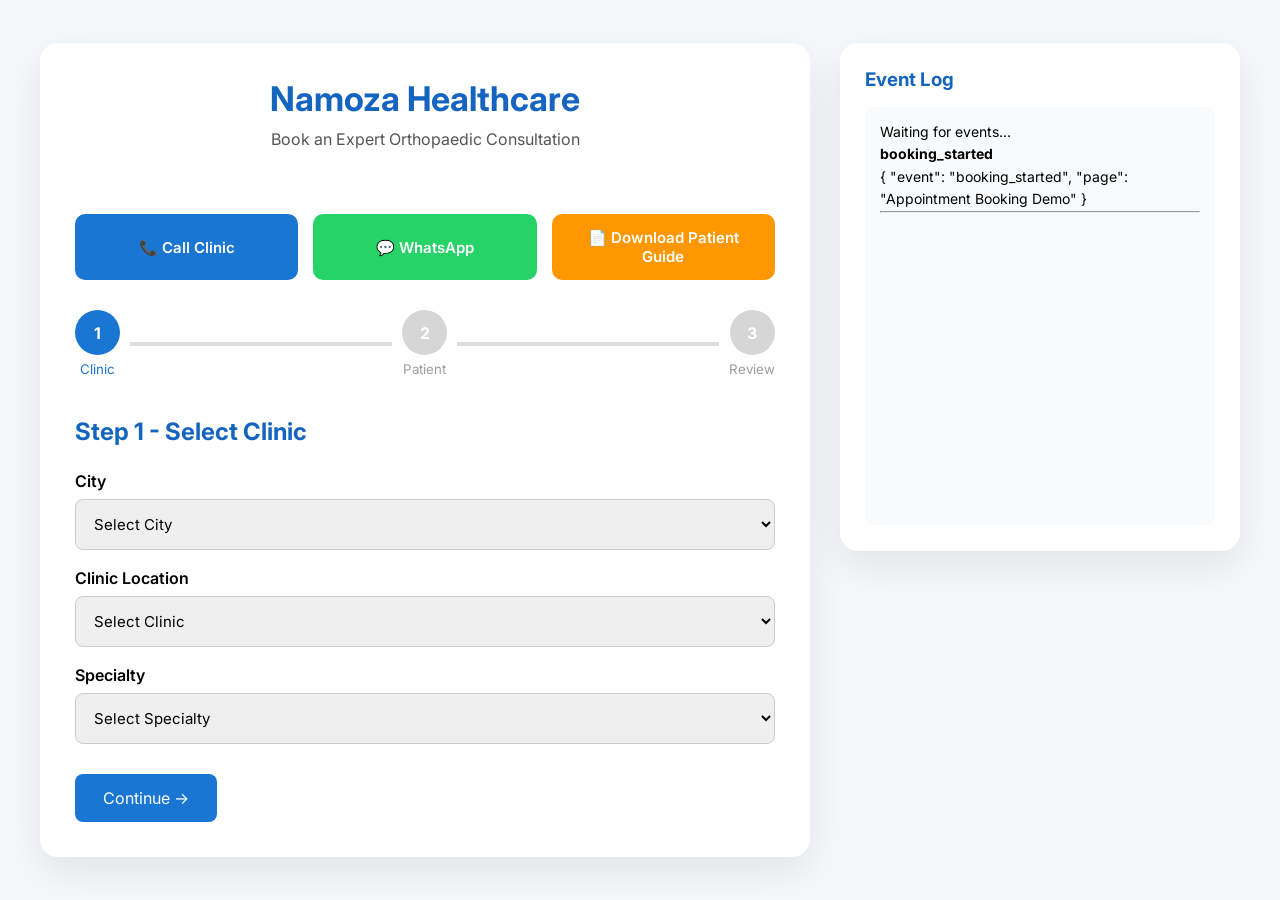
<file: Task-1/index.html>
<!DOCTYPE html>
<html lang="en">
<head>
    <meta charset="UTF-8">
    <meta name="viewport" content="width=device-width, initial-scale=1.0">
    <title>Namoza Healthcare - Appointment Booking Demo</title>

    <link rel="stylesheet" href="style.css">
</head>

<body>

<div class="container">

    <div class="booking-card">

        <header>

            <h1>Namoza Healthcare</h1>

            <p>
                Book an Expert Orthopaedic Consultation
            </p>

        </header>

        <div class="quick-actions">

    <button id="callNow" class="action-btn">
        📞 Call Clinic
    </button>

    <button id="whatsappBtn" class="action-btn whatsapp">
        💬 WhatsApp
    </button>

    <button id="guideBtn" class="action-btn guide">
        📄 Download Patient Guide
    </button>

</div>

        <!-- Progress -->

        <div class="progress-bar">

            <div class="step active" id="indicator1">
                <span>1</span>
                <small>Clinic</small>
            </div>

            <div class="line"></div>

            <div class="step" id="indicator2">
                <span>2</span>
                <small>Patient</small>
            </div>

            <div class="line"></div>

            <div class="step" id="indicator3">
                <span>3</span>
                <small>Review</small>
            </div>

        </div>

        <!-- ============================= -->
        <!-- STEP 1 -->
        <!-- ============================= -->

        <section id="step1" class="step-page active-page">

            <h2>Step 1 - Select Clinic</h2>

            <label>City</label>

            <select id="city">

                <option value="">Select City</option>

                <option>Bengaluru</option>

                <option>Hyderabad</option>

                <option>Chennai</option>

            </select>

            <label>Clinic Location</label>

            <select id="clinic">

                <option value="">Select Clinic</option>

                <option>Whitefield</option>

                <option>HSR Layout</option>

                <option>Indiranagar</option>

                <option>Banjara Hills</option>

                <option>Anna Nagar</option>

            </select>

            <label>Specialty</label>

            <select id="specialty">

                <option value="">Select Specialty</option>

                <option>Orthopaedics</option>

                <option>Sports Injury</option>

                <option>Spine Care</option>

                <option>Joint Replacement</option>

            </select>

            <button id="next1">

                Continue →

            </button>

        </section>

        <!-- ============================= -->
        <!-- STEP 2 -->
        <!-- ============================= -->

        <section id="step2" class="step-page">

            <h2>Step 2 - Patient Details</h2>

            <label>Full Name</label>

            <input
                    type="text"
                    id="name"
                    placeholder="Enter your full name">

            <label>Phone Number</label>

            <input
                    type="tel"
                    id="phone"
                    placeholder="Enter phone number">

            <label>Preferred Appointment Date</label>

            <input
                    type="date"
                    id="date">

            <div class="buttons">

                <button class="secondary" id="back1">

                    ← Back

                </button>

                <button id="next2">

                    Continue →

                </button>

            </div>

        </section>

        <!-- ============================= -->
        <!-- STEP 3 -->
        <!-- ============================= -->

        <section id="step3" class="step-page">

            <h2>Review Appointment</h2>

            <div class="review">

                <p><strong>City:</strong> <span id="reviewCity"></span></p>

                <p><strong>Clinic:</strong> <span id="reviewClinic"></span></p>

                <p><strong>Specialty:</strong> <span id="reviewSpecialty"></span></p>

                <p><strong>Name:</strong> <span id="reviewName"></span></p>

                <p><strong>Phone:</strong> <span id="reviewPhone"></span></p>

                <p><strong>Date:</strong> <span id="reviewDate"></span></p>

            </div>

            <div class="buttons">

                <button class="secondary" id="back2">

                    ← Back

                </button>

                <button id="confirmBtn">

                    Confirm Booking

                </button>

            </div>

        </section>

        <!-- ============================= -->
        <!-- SUCCESS -->
        <!-- ============================= -->

        <section id="success" class="step-page">

            <div class="success-icon">

                ✅

            </div>

            <h2>

                Appointment Booked Successfully

            </h2>

            <p>

                Booking ID:

            </p>

            <h3 id="bookingId"></h3>

            <p>

                Thank you for choosing Namoza Healthcare.

            </p>

        </section>

    </div>

    <!-- Event Log -->

    <div class="event-log">

        <h3>Event Log</h3>

        <div id="logs">

            Waiting for events...

        </div>

    </div>

</div>

<script src="script.js"></script>

</body>
</html>
</file>
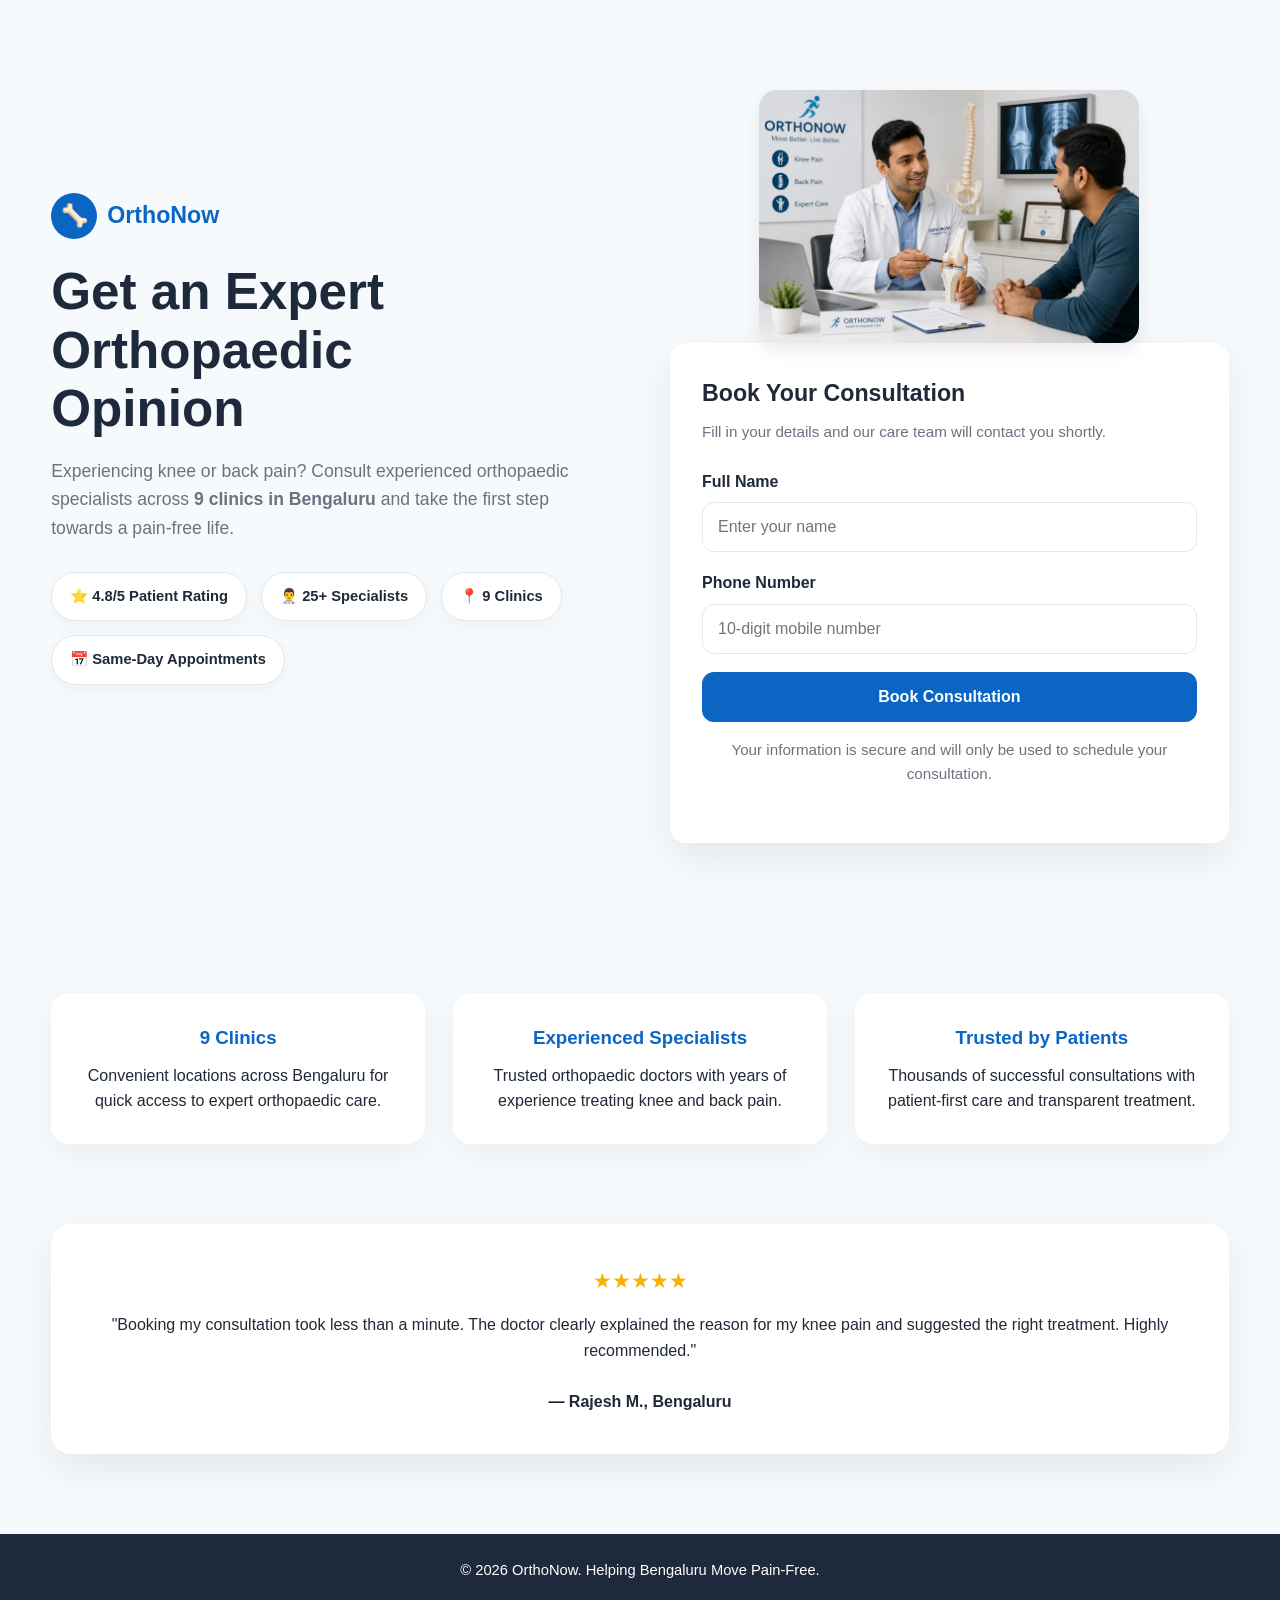
<file: Task-2/index.html>
<!DOCTYPE html>
<html lang="en">

<head>
    <!-- ==========================================================
         ORTHONOW - CONSULTATION LANDING PAGE
         Assignment: Namoza Developer Task 02
         Tech Stack: HTML5 + CSS3 + Vanilla JavaScript
         Author: Divyansh Kakkar
    =========================================================== -->

    <meta charset="UTF-8">
    <meta name="viewport" content="width=device-width, initial-scale=1.0">

    <title>OrthoNow | Expert Orthopaedic Consultation</title>

    <meta name="description"
        content="Book an expert orthopaedic consultation at OrthoNow. Experienced specialists for knee and back pain across 9 clinics in Bengaluru.">

    <style>
        /* ======================================================
           RESET
        ====================================================== */

        *,
        *::before,
        *::after {
            margin: 0;
            padding: 0;
            box-sizing: border-box;
        }

        /* ======================================================
           ROOT VARIABLES
        ====================================================== */

        :root {

            --primary: #0A66C2;
            --primary-dark: #084C91;

            --secondary: #1E293B;

            --success: #0F9D58;

            --background: #F7FAFC;

            --white: #FFFFFF;

            --text: #1F2937;

            --muted: #6B7280;

            --border: #E5E7EB;

            --shadow: 0 15px 40px rgba(0, 0, 0, .08);

            --radius: 16px;

            --transition: .3s ease;

        }

        /* ======================================================
           BODY
        ====================================================== */

        body {

            font-family:
                Inter,
                Segoe UI,
                Arial,
                sans-serif;

            background: var(--background);

            color: var(--text);

            line-height: 1.6;

            overflow-x: hidden;

        }

        img {

            display: block;

            max-width: 100%;

        }

        a {

            text-decoration: none;

            color: inherit;

        }

        button,
        input {

            font-family: inherit;

        }

        /* ======================================================
           CONTAINER
        ====================================================== */

        .container {

            width: min(1180px, 92%);

            margin: auto;

        }

        /* ======================================================
           HERO
        ====================================================== */

        .hero {

            min-height: 100vh;

            display: flex;

            align-items: center;

            padding: 70px 0;

        }

        .hero-wrapper {

            display: grid;

            grid-template-columns: 1fr 1fr;

            gap: 60px;

            align-items: center;

        }

        /* ======================================================
           LOGO
        ====================================================== */

        .logo {

            display: inline-flex;

            align-items: center;

            gap: 10px;

            margin-bottom: 24px;

            font-size: 1.45rem;

            font-weight: 800;

            color: var(--primary);

        }

        .logo-icon {

            width: 46px;

            height: 46px;

            border-radius: 50%;

            background: var(--primary);

            color: white;

            display: flex;

            align-items: center;

            justify-content: center;

            font-size: 22px;

        }

        /* ======================================================
           HERO TEXT
        ====================================================== */

        .hero h1 {

            font-size: clamp(2.2rem, 4vw, 3.6rem);

            line-height: 1.15;

            margin-bottom: 18px;

            color: var(--secondary);

            max-width: 500px;

        }

        .hero p {

            color: var(--muted);

            font-size: 1.1rem;

            margin-bottom: 30px;

            max-width: 620px;

        }

        /* ======================================================
           TRUST BADGES
        ====================================================== */

        .badges {

            display: flex;

            flex-wrap: wrap;

            gap: 14px;

            margin-bottom: 35px;

        }

        .badge {

            background: white;

            border: 1px solid var(--border);

            border-radius: 999px;

            padding: 12px 18px;

            font-size: .92rem;

            font-weight: 600;

            box-shadow: 0 6px 18px rgba(0,0,0,.04);

        }

        /* ======================================================
           FORM CARD
        ====================================================== */

        .form-card {

            background: var(--white);

            border-radius: var(--radius);

            padding: 32px;

            box-shadow: var(--shadow);

        }

        .form-card h2 {

            font-size: 1.45rem;

            margin-bottom: 8px;

        }

        .form-card p {

            margin-bottom: 24px;

            font-size: .95rem;

        }

        .field {

            margin-bottom: 18px;

        }

        label {

            display: block;

            font-weight: 600;

            margin-bottom: 8px;

        }

        input {

            width: 100%;

            padding: 15px;

            border-radius: 12px;

            border: 1px solid var(--border);

            font-size: 1rem;

            transition: var(--transition);

        }

        input:focus {

            outline: none;

            border-color: var(--primary);

            box-shadow: 0 0 0 4px rgba(10,102,194,.12);

        }

        .cta-btn {

            width: 100%;

            padding: 16px;

            background: var(--primary);

            color: white;

            border: none;

            border-radius: 12px;

            cursor: pointer;

            font-size: 1rem;

            font-weight: 700;

            transition: var(--transition);

        }

        .cta-btn:hover {

            background: var(--primary-dark);

            transform: translateY(-2px);

        }

        .note {

            margin-top: 16px;

            font-size: .88rem;

            color: var(--muted);

            text-align: center;

        }
/* ======================================================
   IMAGE
====================================================== */

.hero-image {

    display: flex;
    justify-content: center;
    margin-top: 20px;

}

.hero-image img {

    width: 100%;
    max-width: 380px;      /* Controls the image size */
    height: auto;

    border-radius: 18px;

    box-shadow: 0 8px 18px rgba(0, 0, 0, 0.08);

}
        /* ======================================================
           TRUST SECTION
        ====================================================== */

        .trust {

            padding: 80px 0;

        }

        .trust-grid {

            display: grid;

            grid-template-columns: repeat(3,1fr);

            gap: 28px;

        }

        .trust-card {

            background: white;

            padding: 30px;

            border-radius: 18px;

            text-align: center;

            box-shadow: 0 10px 30px rgba(0,0,0,.05);

        }

        .trust-card h3 {

            color: var(--primary);

            margin-bottom: 10px;

        }

        /* ======================================================
           REVIEW
        ====================================================== */

        .review {

            padding-bottom: 80px;

        }

        .review-box {

            background: white;

            border-radius: 20px;

            padding: 40px;

            text-align: center;

            box-shadow: var(--shadow);

        }

        .stars {

            color: #F4B400;

            font-size: 1.3rem;

            margin-bottom: 15px;

        }

        /* ======================================================
           FOOTER
        ====================================================== */

        footer {

            background: var(--secondary);

            color: white;

            padding: 25px;

            text-align: center;

            font-size: .92rem;

        }

        /* ======================================================
           SUCCESS STATE
        ====================================================== */

        .success-message {

            display: none;

            text-align: center;

            padding: 35px;

        }

        .success-message h2 {

            color: var(--success);

            margin-bottom: 12px;

        }

        /* ======================================================
           MOBILE
        ====================================================== */

        @media (max-width:900px) {

            .hero {

                padding: 50px 0;

            }

            .hero-wrapper {

                grid-template-columns: 1fr;

            }

            .hero-image {

                order: -1;

            }

            .trust-grid {

                grid-template-columns: 1fr;

            }

            .hero h1 {

                font-size: 2.2rem;

            }

            .form-card {

                padding: 24px;

            }

        }
    </style>

</head>

<body>

        <!-- ======================================================
         HERO SECTION
    ======================================================= -->

    <main>

        <section class="hero">

            <div class="container">

                <div class="hero-wrapper">

                    <!-- Left Content -->

                    <div class="hero-content">

                        <div class="logo">

                            <div class="logo-icon">🦴</div>

                            <span>OrthoNow</span>

                        </div>

                        <h1>
                            Get an Expert Orthopaedic Opinion
                        </h1>

                        <p>
                            Experiencing knee or back pain?
                            Consult experienced orthopaedic specialists across
                            <strong>9 clinics in Bengaluru</strong> and take the
                            first step towards a pain-free life.
                        </p>

                        <div class="badges">

                            <div class="badge">
                                ⭐ 4.8/5 Patient Rating
                            </div>

                            <div class="badge">
                                👨‍⚕️ 25+ Specialists
                            </div>

                            <div class="badge">
                                📍 9 Clinics
                            </div>

                            <div class="badge">
                                📅 Same-Day Appointments
                            </div>

                        </div>

                    </div>

                    <!-- Right Side -->

                    <div>

                        <div class="hero-image">

                            <img
                                src="assets/hero-doctor.webp"
                                alt="Orthopaedic doctor consulting patient"
                                width="700"
                                height="700">

                        </div>

                    

                        <!-- Consultation Form -->

                        <div class="form-card">

                            <!-- Form Container -->

                            <div id="formContainer">

                                <h2>
                                    Book Your Consultation
                                </h2>

                                <p>
                                    Fill in your details and our care team
                                    will contact you shortly.
                                </p>

                                <form id="consultationForm">

                                    <div class="field">

                                        <label for="name">
                                            Full Name
                                        </label>

                                        <input
                                            type="text"
                                            id="name"
                                            placeholder="Enter your name"
                                            required>

                                    </div>

                                    <div class="field">

                                        <label for="phone">
                                            Phone Number
                                        </label>

                                        <input
                                            type="tel"
                                            id="phone"
                                            maxlength="10"
                                            placeholder="10-digit mobile number"
                                            required>

                                    </div>

                                    <button
                                        type="submit"
                                        class="cta-btn">

                                        Book Consultation

                                    </button>

                                    <p class="note">

                                        Your information is secure and will
                                        only be used to schedule your consultation.

                                    </p>

                                </form>

                            </div>

                            <!-- Success Message -->

                            <div
                                class="success-message"
                                id="successMessage">

                                <h2>
                                    ✅ Thank You!
                                </h2>

                                <p>

                                    Your consultation request has been received.

                                </p>

                                <br>

                                <p>

                                    One of our patient coordinators will
                                    contact you shortly.

                                </p>

                            </div>

                        </div>

                    </div>

                </div>

            </div>

        </section>

        <!-- ======================================================
             TRUST SECTION
        ======================================================= -->

        <section class="trust">

            <div class="container">

                <div class="trust-grid">

                    <div class="trust-card">

                        <h3>

                            9 Clinics

                        </h3>

                        <p>

                            Convenient locations across Bengaluru
                            for quick access to expert orthopaedic care.

                        </p>

                    </div>

                    <div class="trust-card">

                        <h3>

                            Experienced Specialists

                        </h3>

                        <p>

                            Trusted orthopaedic doctors with years of
                            experience treating knee and back pain.

                        </p>

                    </div>

                    <div class="trust-card">

                        <h3>

                            Trusted by Patients

                        </h3>

                        <p>

                            Thousands of successful consultations with
                            patient-first care and transparent treatment.

                        </p>

                    </div>

                </div>

            </div>

        </section>

        <!-- ======================================================
             PATIENT REVIEW
        ======================================================= -->

        <section class="review">

            <div class="container">

                <div class="review-box">

                    <div class="stars">

                        ★★★★★

                    </div>

                    <p>

                        "Booking my consultation took less than a minute.
                        The doctor clearly explained the reason for my knee
                        pain and suggested the right treatment. Highly
                        recommended."

                    </p>

                    <br>

                    <strong>

                        — Rajesh M., Bengaluru

                    </strong>

                </div>

            </div>

        </section>

    </main>
        <!-- ======================================================
         FOOTER
    ======================================================= -->

    <footer>

        <div class="container">

            <p>

                © 2026 OrthoNow. Helping Bengaluru Move Pain-Free.

            </p>

        </div>

    </footer>

    <!-- ======================================================
         JAVASCRIPT
    ======================================================= -->

    <script>

        /*
        ==========================================================
        Initialize dataLayer for Google Tag Manager
        ==========================================================
        */

        window.dataLayer = window.dataLayer || [];

        /*
        ==========================================================
        Get Form Elements
        ==========================================================
        */

        const consultationForm = document.getElementById("consultationForm");

        const formContainer = document.getElementById("formContainer");

        const successMessage = document.getElementById("successMessage");

        /*
        ==========================================================
        Form Submit
        ==========================================================
        */

        consultationForm.addEventListener("submit", function (event) {

            event.preventDefault();

            const patientName = document
                .getElementById("name")
                .value
                .trim();

            const phoneNumber = document
                .getElementById("phone")
                .value
                .trim();

            /*
            ======================================================
            Validation
            ======================================================
            */

            const phoneRegex = /^[6-9]\d{9}$/;

            if (patientName.length < 3) {

                alert("Please enter your full name.");

                return;

            }

            if (!phoneRegex.test(phoneNumber)) {

                alert("Please enter a valid 10-digit Indian mobile number.");

                return;

            }

            /*
            ======================================================
            GTM DataLayer Push
            ======================================================
            */

            window.dataLayer.push({

                event: "consultation_form_submitted",

                patient_name: patientName,

                phone_number: phoneNumber,

                page_name: "orthonow_consultation_landing",

                city: "Bengaluru"

            });

            /*
            ======================================================
            Console Log
            Useful during interview demonstration
            ======================================================
            */

            console.log("Current dataLayer:");

            console.log(window.dataLayer);

            /*
            ======================================================
            Thank You State
            ======================================================
            */

            formContainer.style.display = "none";

            successMessage.style.display = "block";

            /*
            ======================================================
            Reset Form
            ======================================================
            */

            consultationForm.reset();

        });

    </script>

</body>

</html>
</file>
<file: Task-1/style.css>
/* ===========================
   Google Font
=========================== */

@import url('https://fonts.googleapis.com/css2?family=Inter:wght@400;500;600;700&display=swap');

/* ===========================
   Reset
=========================== */

*{
    margin:0;
    padding:0;
    box-sizing:border-box;
    font-family:'Inter',sans-serif;
}

body{

    background:#f4f8fb;

    display:flex;

    justify-content:center;

    align-items:center;

    min-height:100vh;

    padding:30px;

}

/* ===========================
   Layout
=========================== */

.container{

    display:flex;

    gap:30px;

    align-items:flex-start;

    max-width:1200px;

    width:100%;

}

.booking-card{

    flex:2;

    background:white;

    border-radius:18px;

    padding:35px;

    box-shadow:0 15px 40px rgba(0,0,0,.08);

}

.event-log{

    flex:1;

    background:white;

    border-radius:18px;

    padding:25px;

    box-shadow:0 15px 40px rgba(0,0,0,.08);

}

.event-log h3{

    margin-bottom:15px;

    color:#1565c0;

}

#logs{

    background:#f8fafc;

    border-radius:10px;

    padding:15px;

    height:420px;

    overflow-y:auto;

    font-size:14px;

    line-height:1.6;

}

/* ===========================
   Header
=========================== */

header{

    text-align:center;

    margin-bottom:35px;

}

header h1{

    color:#1565c0;

    font-size:34px;

    margin-bottom:10px;

}

header p{

    color:#555;

}

/* ===========================
   Quick Actions
=========================== */

.quick-actions{

    display:flex;

    gap:15px;

    margin-bottom:30px;

}

.action-btn{

    flex:1;

    padding:14px;

    border:none;

    border-radius:10px;

    cursor:pointer;

    font-size:15px;

    font-weight:600;

    transition:.3s;

    background:#1976d2;

    color:white;

}

.action-btn:hover{

    transform:translateY(-2px);

    box-shadow:0 10px 20px rgba(0,0,0,.15);

}

.whatsapp{

    background:#25D366;

}

.guide{

    background:#ff9800;

}

/* ===========================
   Progress
=========================== */

.progress-bar{

    display:flex;

    align-items:center;

    justify-content:center;

    margin-bottom:40px;

}

.step{

    display:flex;

    flex-direction:column;

    align-items:center;

    gap:6px;

    color:#9e9e9e;

}

.step span{

    width:45px;

    height:45px;

    border-radius:50%;

    background:#d6d6d6;

    color:white;

    display:flex;

    justify-content:center;

    align-items:center;

    font-weight:bold;

}

.step.active span{

    background:#1976d2;

}

.step.active{

    color:#1976d2;

}

.line{

    flex:1;

    height:4px;

    background:#ddd;

    margin:0 10px;

}

/* ===========================
   Forms
=========================== */

.step-page{

    display:none;

}

.active-page{

    display:block;

}

.step-page h2{

    margin-bottom:25px;

    color:#1565c0;

}

label{

    display:block;

    margin-top:18px;

    margin-bottom:8px;

    font-weight:600;

}

select,
input{

    width:100%;

    padding:14px;

    border:1px solid #ccc;

    border-radius:8px;

    font-size:15px;

}

select:focus,
input:focus{

    outline:none;

    border-color:#1976d2;

}

/* ===========================
   Buttons
=========================== */

button{

    margin-top:30px;

    background:#1976d2;

    color:white;

    border:none;

    padding:14px 28px;

    border-radius:8px;

    cursor:pointer;

    font-size:16px;

    transition:.3s;

}

button:hover{

    background:#0d47a1;

}

.secondary{

    background:#757575;

}

.secondary:hover{

    background:#555;

}

.buttons{

    display:flex;

    justify-content:space-between;

    align-items:center;

}

/* ===========================
   Review
=========================== */

.review{

    background:#f7f9fc;

    padding:20px;

    border-radius:12px;

    margin-top:20px;

}

.review p{

    margin:15px 0;

}

/* ===========================
   Success
=========================== */

#success{

    text-align:center;

}

.success-icon{

    font-size:65px;

    margin-bottom:20px;

}

#bookingId{

    color:#1976d2;

    margin:15px 0;

}

/* ===========================
   Mobile
=========================== */

@media(max-width:900px){

.container{

    flex-direction:column;

}

.event-log{

    width:100%;

}

.booking-card{

    width:100%;

}

.buttons{

    flex-direction:column;

    gap:15px;

}

button{

    width:100%;

}

}
</file>
